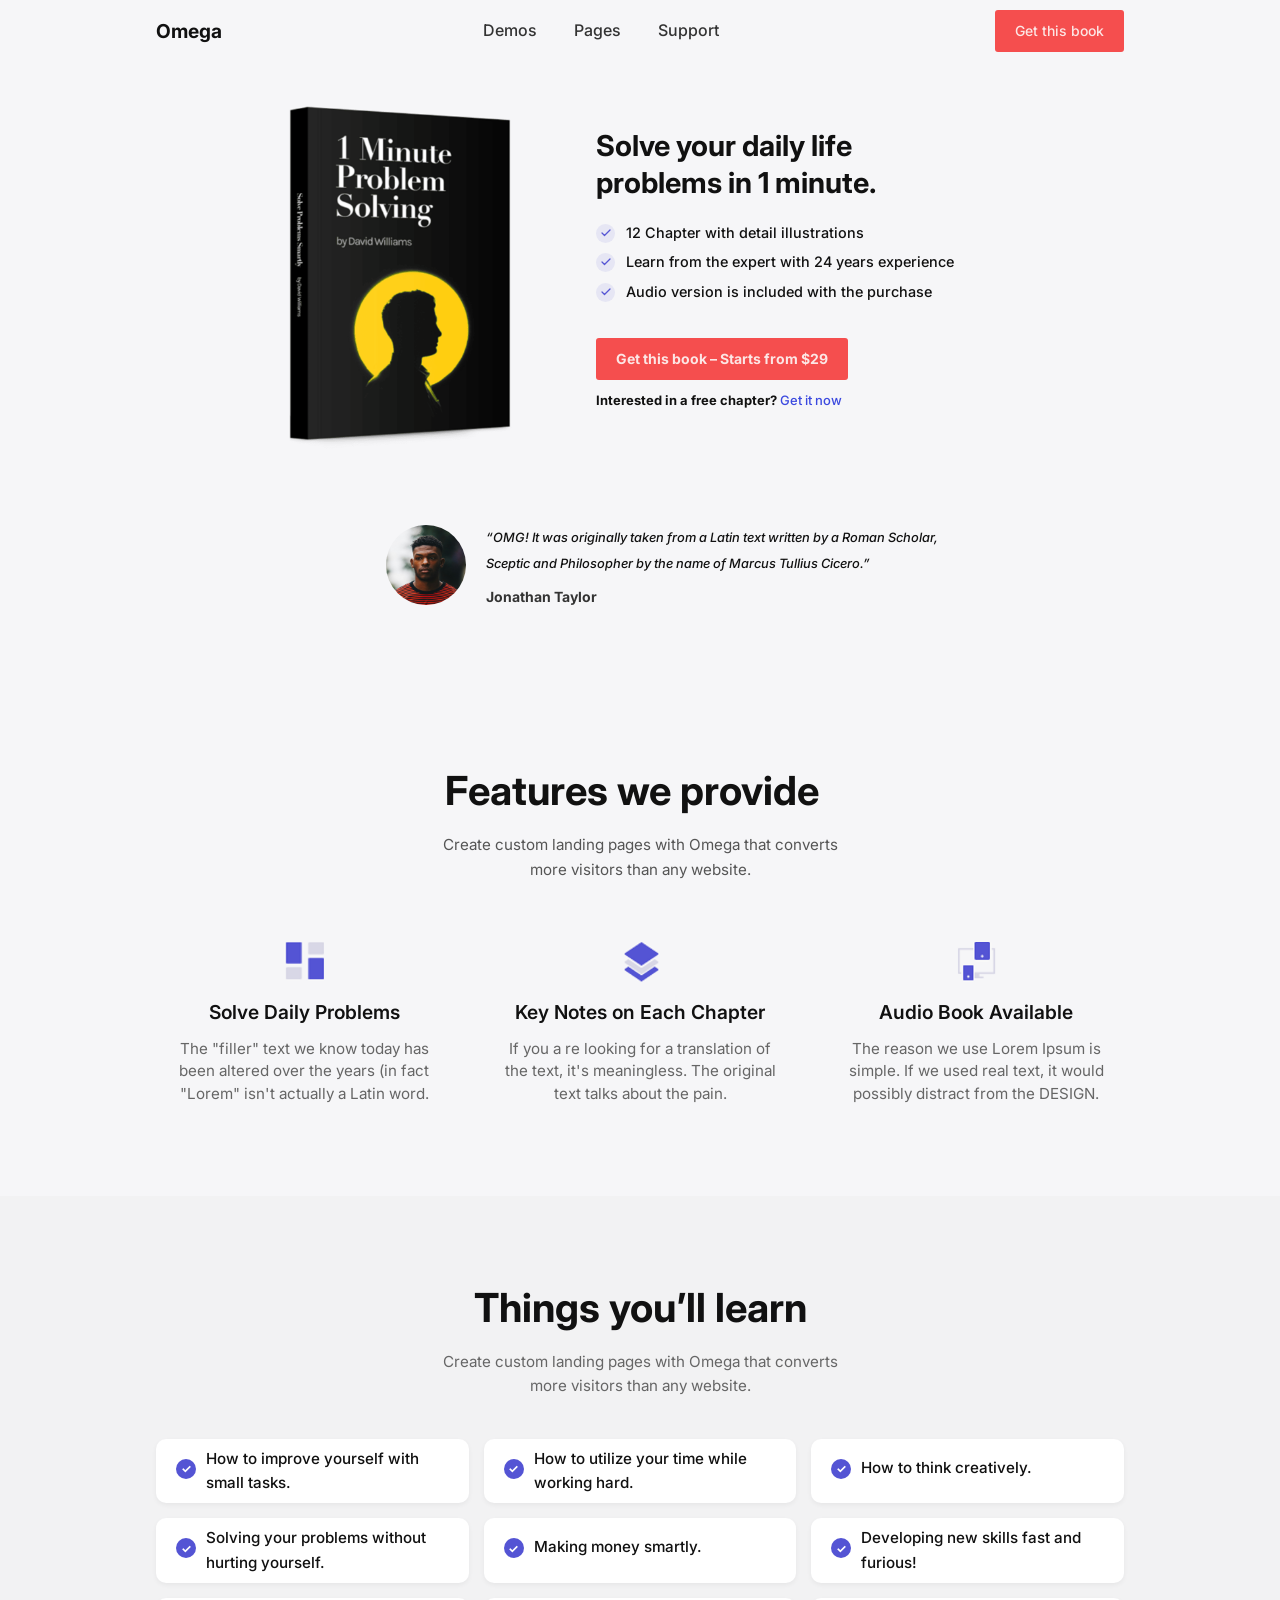
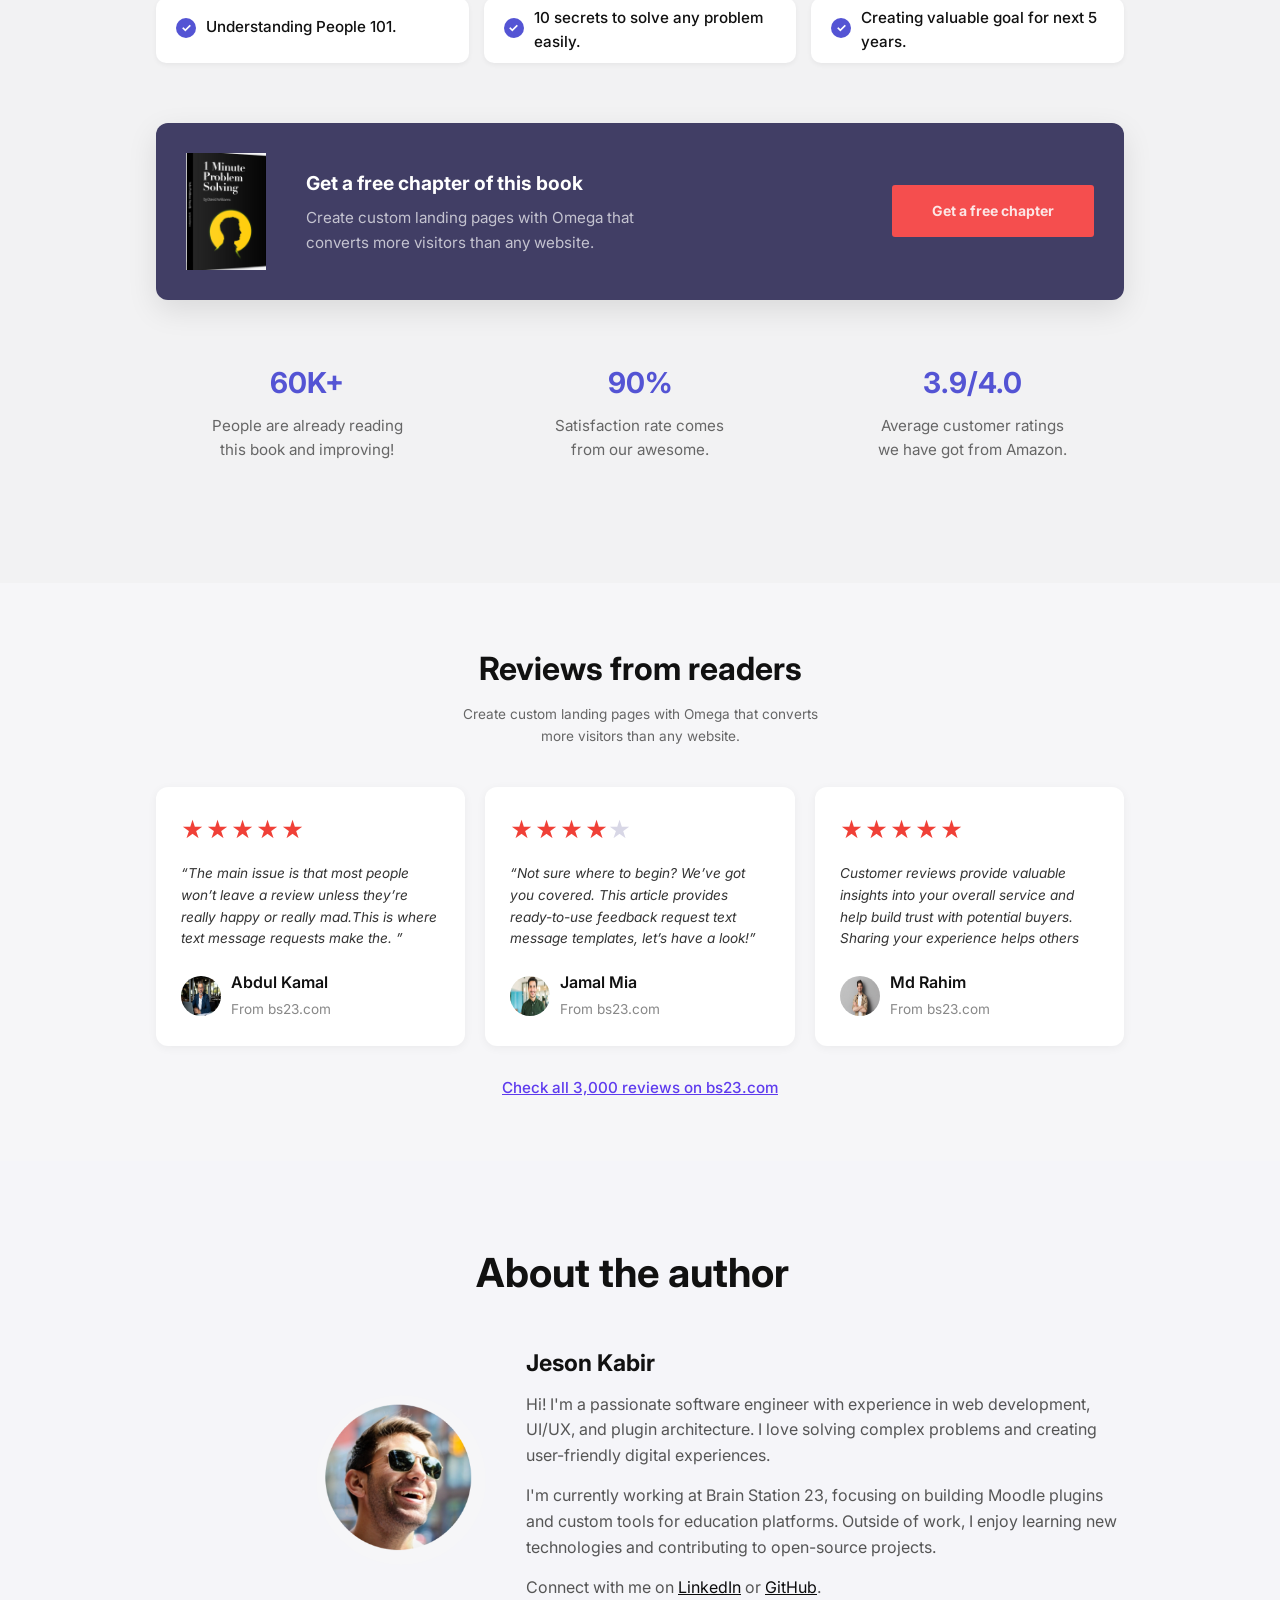
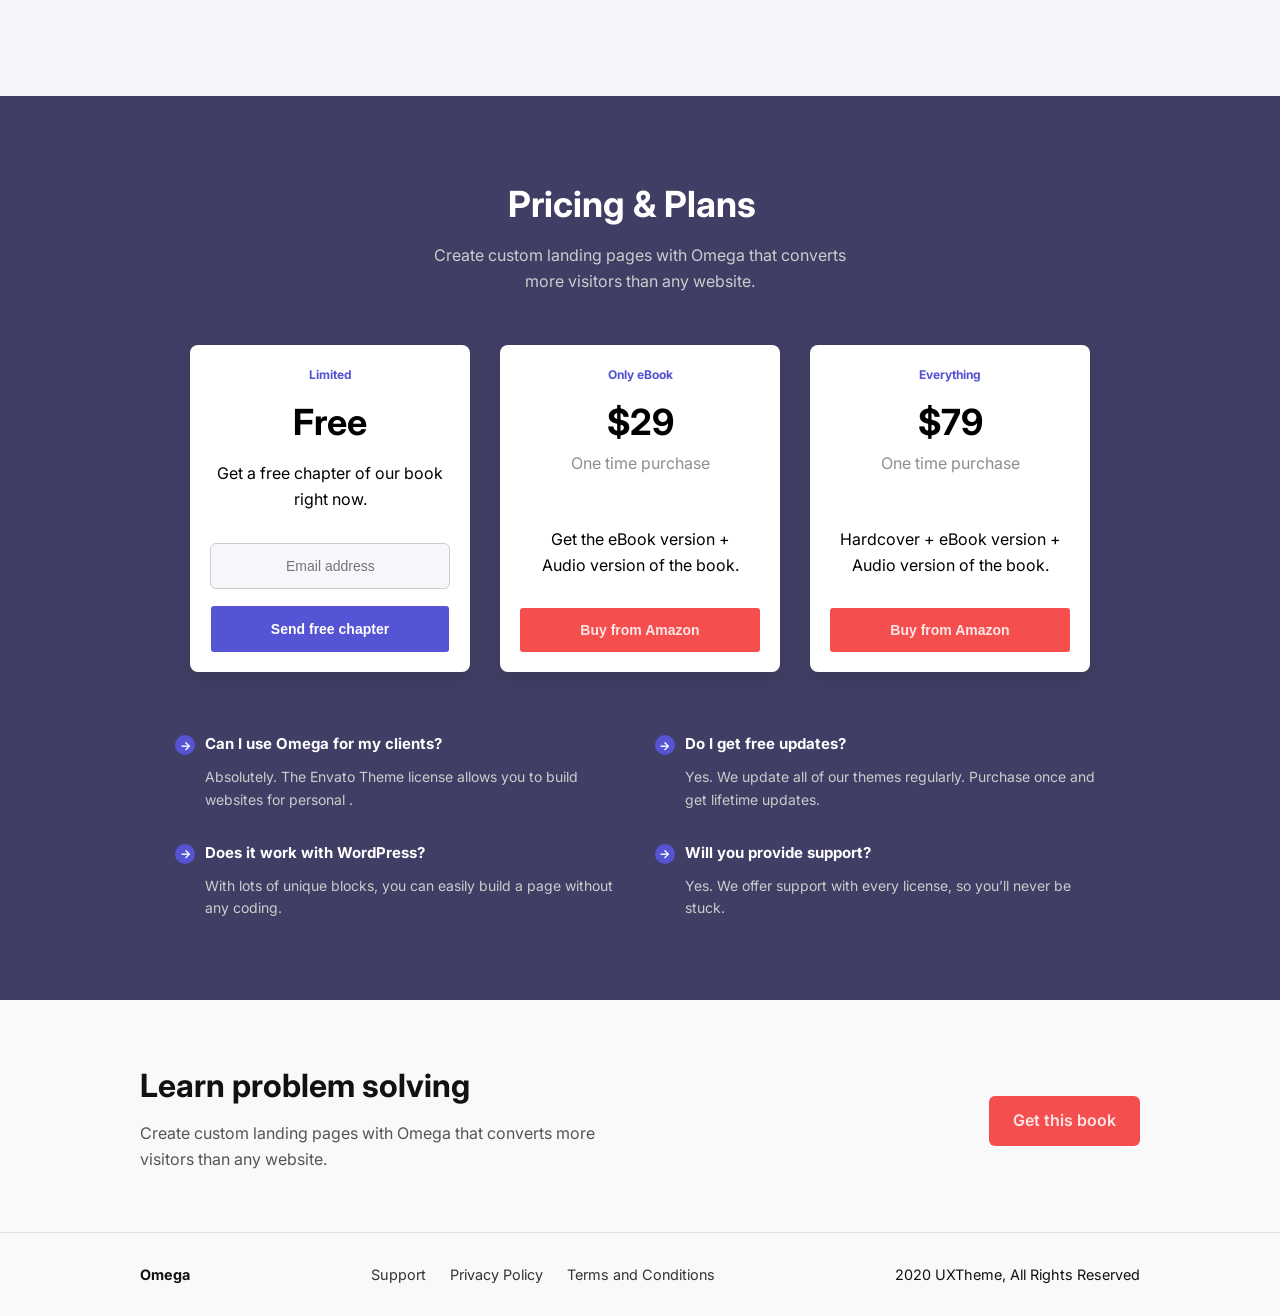
<file: index.html>
<!DOCTYPE html>
<html lang="en">
<head>
  <meta charset="UTF-8" />
  <meta name="viewport" content="width=device-width, initial-scale=1.0"/>
  <title>Omega Book Landing Page</title>
  <link rel="stylesheet" href="style.css" />
  <link href="https://fonts.googleapis.com/css2?family=Inter:wght@400;500;700&display=swap" rel="stylesheet">
</head>
<body>

  <!-- Header -->
  <header class="header">
    <div class="container header-inner">
      <div class="logo">Omega</div>
  
      <nav class="main-nav">
        <div class="nav-links">
          <a href="#">Demos</a>
          <a href="#">Pages</a>
          <a href="#">Support</a>
        </div>
        <a href="#" class="btn btn-red">Get this book</a>
      </nav>
    </div>
  </header>

  <!-- Hero Section -->
  <section class="hero">
    <div class="container hero-content">
      <div class="hero-image">
        <img src="assets/book2.png" alt="Book Cover">
      </div>
      <div class="hero-text">
        <h1>Solve your daily life<br>problems in 1 minute.</h1>
        <ul class="custom-list">
          <li class="check-circle"> 12 Chapter with detail illustrations</li>
          <li class="check-circle"> Learn from the expert with 24 years experience</li>
          <li class="check-circle"> Audio version is included with the purchase</li>
        </ul>
        <a href="#" class="btn btn-red">Get this book – Starts from $29</a>
        <p class="subtext">Interested in a free chapter? <a href="#">Get it now</a></p>
      </div>
    </div>
  </section>

  <!-- Testimonial -->
  <section class="testimonial">
    <div class="container">
      <div class="testimonial-content">
        <img src="assets/profile1.jpg" alt="Author Photo" class="author-image">
        <div class="text-content">
          <p class="quote">“OMG! It was originally taken from a Latin text written by a Roman Scholar, Sceptic and Philosopher by the name of Marcus Tullius Cicero.”</p>
          <strong class="author-name">Jonathan Taylor</strong>
        </div>
      </div>
    </div>
  </section>

  <hr>

<!-- Features -->
  <section class="features">
    <div class="container">
      <h2 class="section-title">Features we provide</h2>
      <p class="section-subtitle">
        Create custom landing pages with Omega that converts<br>
        more visitors than any website.
      </p>
      <div class="features-grid">
        <div class="feature-item">
          <div class="icon-wrapper">
            <img src="assets/one.png" alt="Solve Daily Problems">
          </div>
          <h3>Solve Daily Problems</h3>
          <p>The "filler" text we know today has been altered over the years (in fact "Lorem" isn't actually a Latin word. </p>
        </div>
        <div class="feature-item">
          <div class="icon-wrapper">
            <img src="assets/two.png" alt="Key Notes on Each Chapter">
          </div>
          <h3>Key Notes on Each Chapter</h3>
          <p>If you a re looking for a translation of the text, it's meaningless. The original text talks about the pain.</p>
        </div>
        <div class="feature-item">
          <div class="icon-wrapper">
            <img src="assets/three.png" alt="Audio Book Available">
          </div>
          <h3>Audio Book Available</h3>
          <p>The reason we use Lorem Ipsum is simple. If we used real text, it would possibly distract from the DESIGN. </p>
        </div>
      </div>
    </div>
  </section>

  <section class="learning-section">
    <div class="container">
      <h2>Things you’ll learn</h2>
      <p>Create custom landing pages with Omega that converts <br>
         more visitors than any website.</p>
  
      <div class="learning-grid">
        <div class="item">How to improve yourself with small tasks.</div>
        <div class="item">How to utilize your time while working hard.</div>
        <div class="item1">How to think creatively.</div>
        <div class="item">Solving your problems without hurting yourself.</div>
        <div class="item1">Making money smartly.</div>
        <div class="item">Developing new skills fast and furious!</div>
        <div class="item1">Understanding People 101.</div>
        <div class="item">10 secrets to solve any problem easily.</div>
        <div class="item">Creating valuable goal for next 5 years.</div>
      </div>
  
      <div class="free-chapter-box">
        <div class="media">
          <img src="assets/book1.png" alt="Book Image" class="book-image">
          <div class="text">
            <h4>Get a free chapter of this book</h4>
            <p>Create custom landing pages with Omega that <br> converts
               more visitors than any website.</p>
          </div>
        </div>
        
        <a href="#" class="btn1 btn-red">Get a free chapter</a>
      </div>
  
      <div class="stats">
        <div><strong>60K+</strong><p>People are already reading this book and improving!</p></div>
        <div><strong>90%</strong><p>Satisfaction rate comes from our awesome.</p></div>
        <div><strong>3.9/4.0</strong><p>Average customer ratings we have got from Amazon.</p></div>
      </div>
    </div>
  </section>

 <!-- Review Section -->
  <section class="reviews-section">
    <div class="container">
      <h2>Reviews from readers</h2>
      <p>Create custom landing pages with Omega that converts<br>
         more visitors than any website.</p>
  
      <div class="review-grid">
        <div class="review-card">
          <div class="stars"></div>
          <p>“The main issue is that most people won’t leave a review unless they’re really happy or really mad.This is where text message requests make the. ”</p>
          <div class="reviewer">
            <img src="assets/kamal.jpeg" alt="Reviewer 1">
            <div>
              <strong>Abdul Kamal</strong>
              <span>From bs23.com</span>
            </div>
          </div>
        </div>
  
        <div class="review-card">
          <div class="stars1"></div>
          <p>“Not sure where to begin? We’ve got you covered. This article provides ready-to-use feedback request text message templates, let’s have a look!”</p>
          <div class="reviewer">
            <img src="assets/jamal.jpeg" alt="Reviewer 2">
            <div>
              <strong>Jamal Mia</strong>
              <span>From bs23.com</span>
            </div>
          </div>
        </div>
  
        <div class="review-card">
          <div class="stars"></div>
          <p>Customer reviews provide valuable insights into your overall service and help build trust with potential buyers. Sharing your experience helps others</p>
          <div class="reviewer">
            <img src="assets/rahim.jpeg" alt="Reviewer 3">
            <div>
              <strong>Md Rahim</strong>
              <span>From bs23.com</span>
            </div>
          </div>
        </div>
      </div>
  
      <a href="#" class="review-link">Check all 3,000 reviews on bs23.com</a>
    </div>
  </section>


  <section class="author">
    <div class="container">
      <h2 class="section-title">About the author</h2>
      <div class="author-content">
        <img src="assets/prf.png" alt="Joseph Williams" class="author-image1">
        <div class="author-text">
          <h3>Jeson Kabir</h3>
          <p>Hi! I'm a passionate software engineer with experience in web development, UI/UX, and plugin architecture. I love solving complex problems and creating user-friendly digital experiences.</p>
          <p>I'm currently working at Brain Station 23, focusing on building Moodle plugins and custom tools for education platforms. Outside of work, I enjoy learning new technologies and contributing to open-source projects.</p>
          <p>Connect with me on <a href="#">LinkedIn</a> or <a href="#">GitHub</a>.</p>
        </div>
      </div>
    </div>
  </section>


  <section class="pricing">
    <div class="container">
      <h2 class="section-title">Pricing & Plans</h2>
      <p class="section-subtitle">
        Create custom landing pages with Omega that converts<br>
        more visitors than any website.
      </p>
  
      <div class="pricing-cards">
  
        <div class="pricing-card">
          <h4 class="plan-label">Limited</h4>
          <h3 class="price">Free</h3>
          <p>Get a free chapter of our book right now.</p>
          <input type="email" placeholder="Email address" class="email-input">
          <button class="btn2 btn-purple">Send free chapter</button>
        </div>
  
      
        <div class="pricing-card">
          <h4 class="plan-label">Only eBook</h4>
          <h3 class="price2">$29</h3>
          <p class="section-subtitle1">One time purchase<br></p>
          <p>Get the eBook version +<br>Audio version of the book.</p>
          <button class="btn3 btn-red">Buy from Amazon</button>
        </div>
  
        
        <div class="pricing-card">
          <h4 class="plan-label">Everything</h4>
          <h3 class="price2">$79</h3>
          <p class="section-subtitle1">One time purchase<br></p>
          <p>Hardcover + eBook version +<br>Audio version of the book.</p>
          <button class="btn3 btn-red">Buy from Amazon</button>
        </div>
      </div>
  
      <div class="faq-grid">
        <div class="faq-item">
          <h4>Can I use Omega for my clients?</h4>
          <p>Absolutely. The Envato Theme license allows you to build websites for personal .</p>
        </div>
        <div class="faq-item">
          <h4>Do I get free updates?</h4>
          <p>Yes. We update all of our themes regularly. Purchase once and get lifetime updates.</p>
        </div>
        <div class="faq-item">
          <h4>Does it work with WordPress?</h4>
          <p>With lots of unique blocks, you can easily build a page without any coding. </p>
        </div>
        <div class="faq-item">
          <h4>Will you provide support?</h4>
          <p>Yes. We offer support with every license, so you’ll never be stuck.</p>
        </div>
      </div>
    </div>
  </section>

  <section class="cta-section">
    <div class="cta-container">
      <div class="cta-text">
        <h2>Learn problem solving</h2>
        <p>Create custom landing pages with Omega that converts more <br> visitors than any website.</p>
      </div>
      <a href="#" class="cta-button">Get this book</a>
    </div>
  </section>
  
  <footer class="footer">
    <div class="footer-container">
      <div class="footer-left">
        <strong>Omega</strong>
      </div>
      <div class="footer-links">
        <a href="#">Support</a>
        <a href="#">Privacy Policy</a>
        <a href="#">Terms and Conditions</a>
      </div>
      <div class="footer-right">
         2020 UXTheme, All Rights Reserved
      </div>
    </div>
  </footer>
  

</body>
</html>
</file>
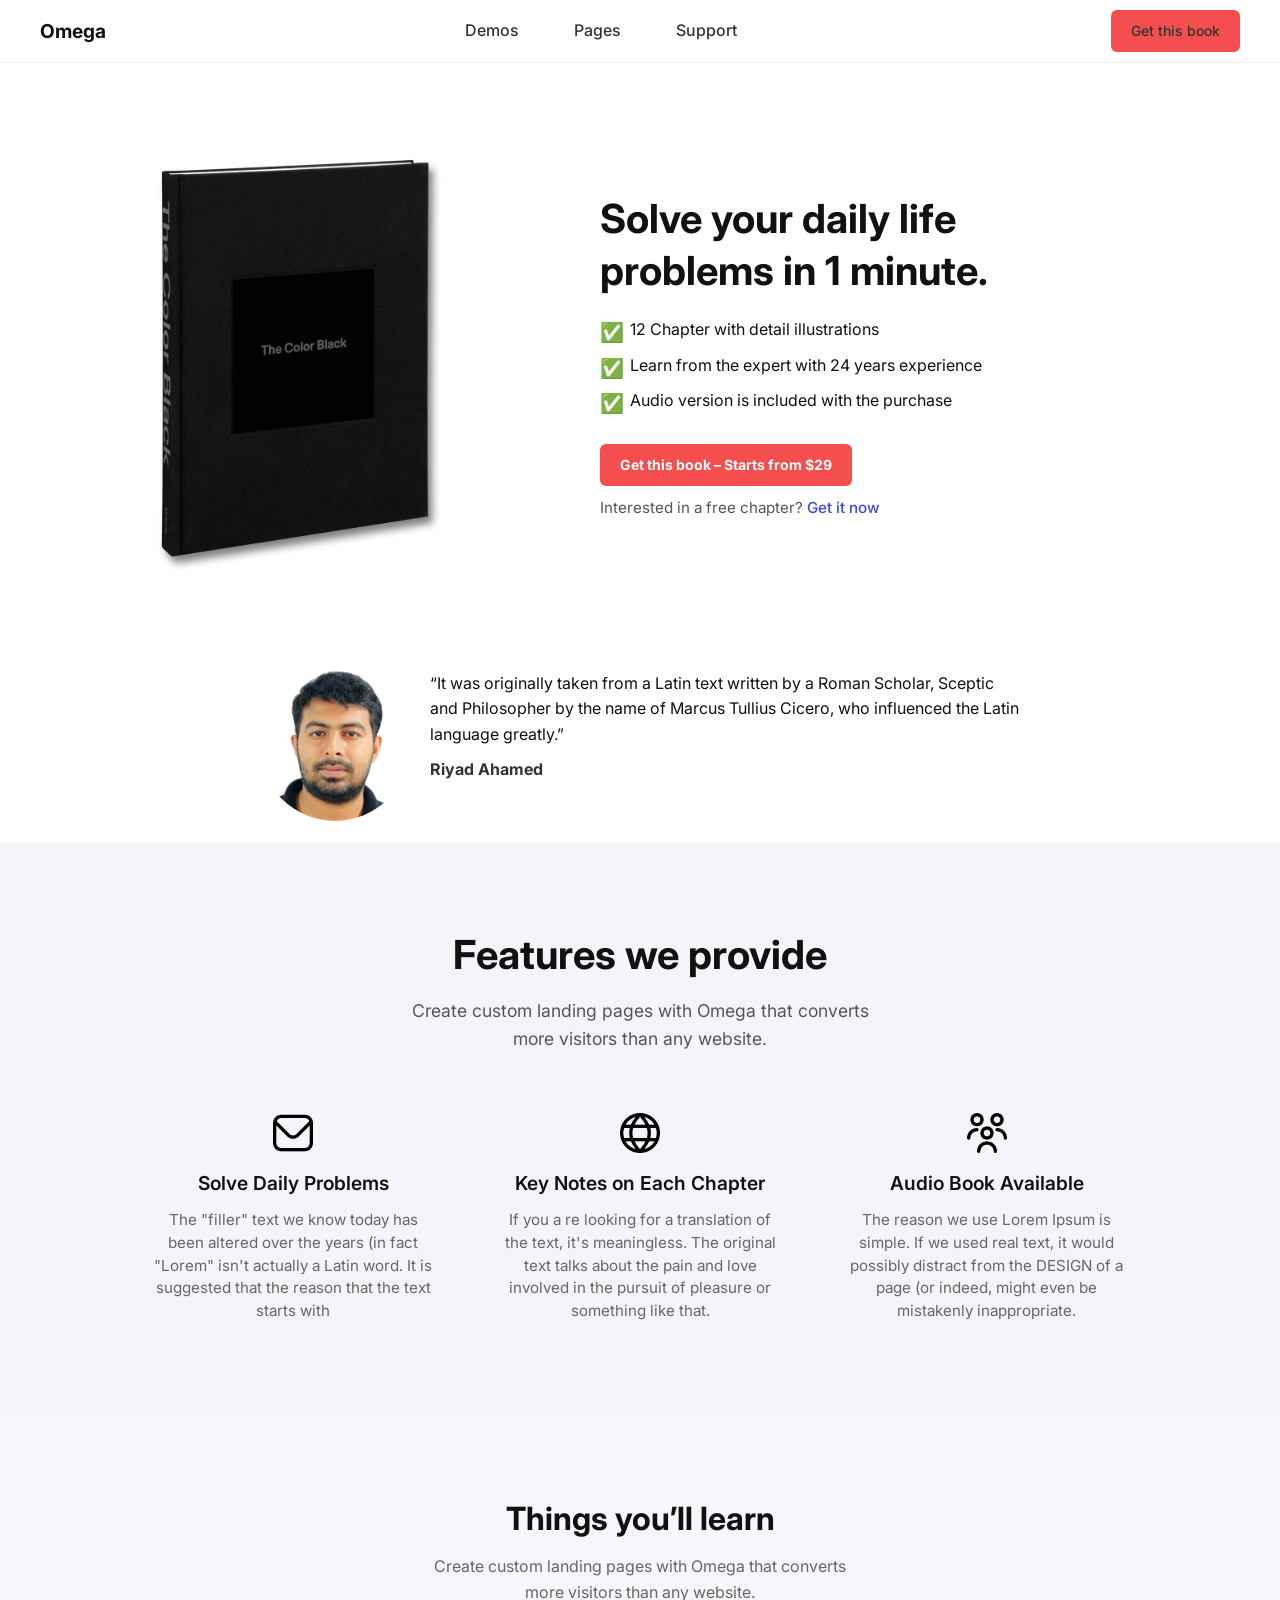
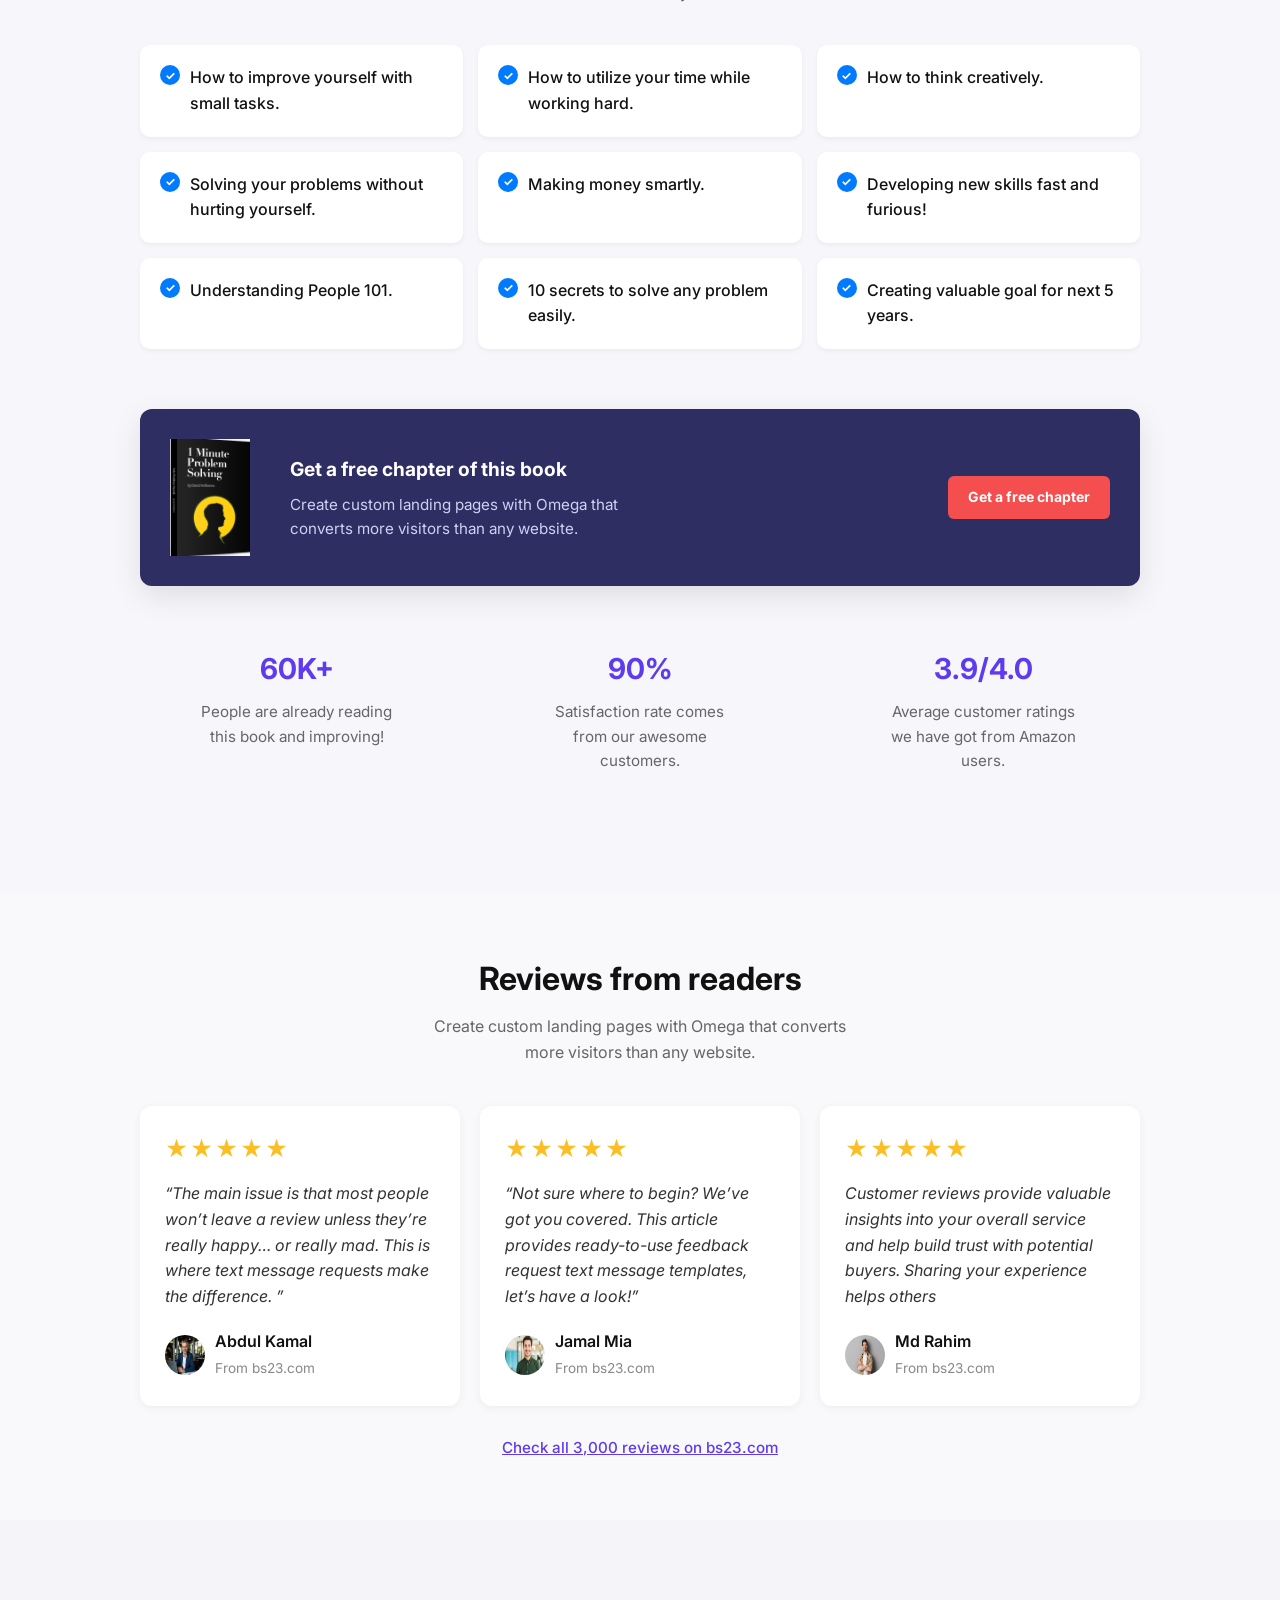
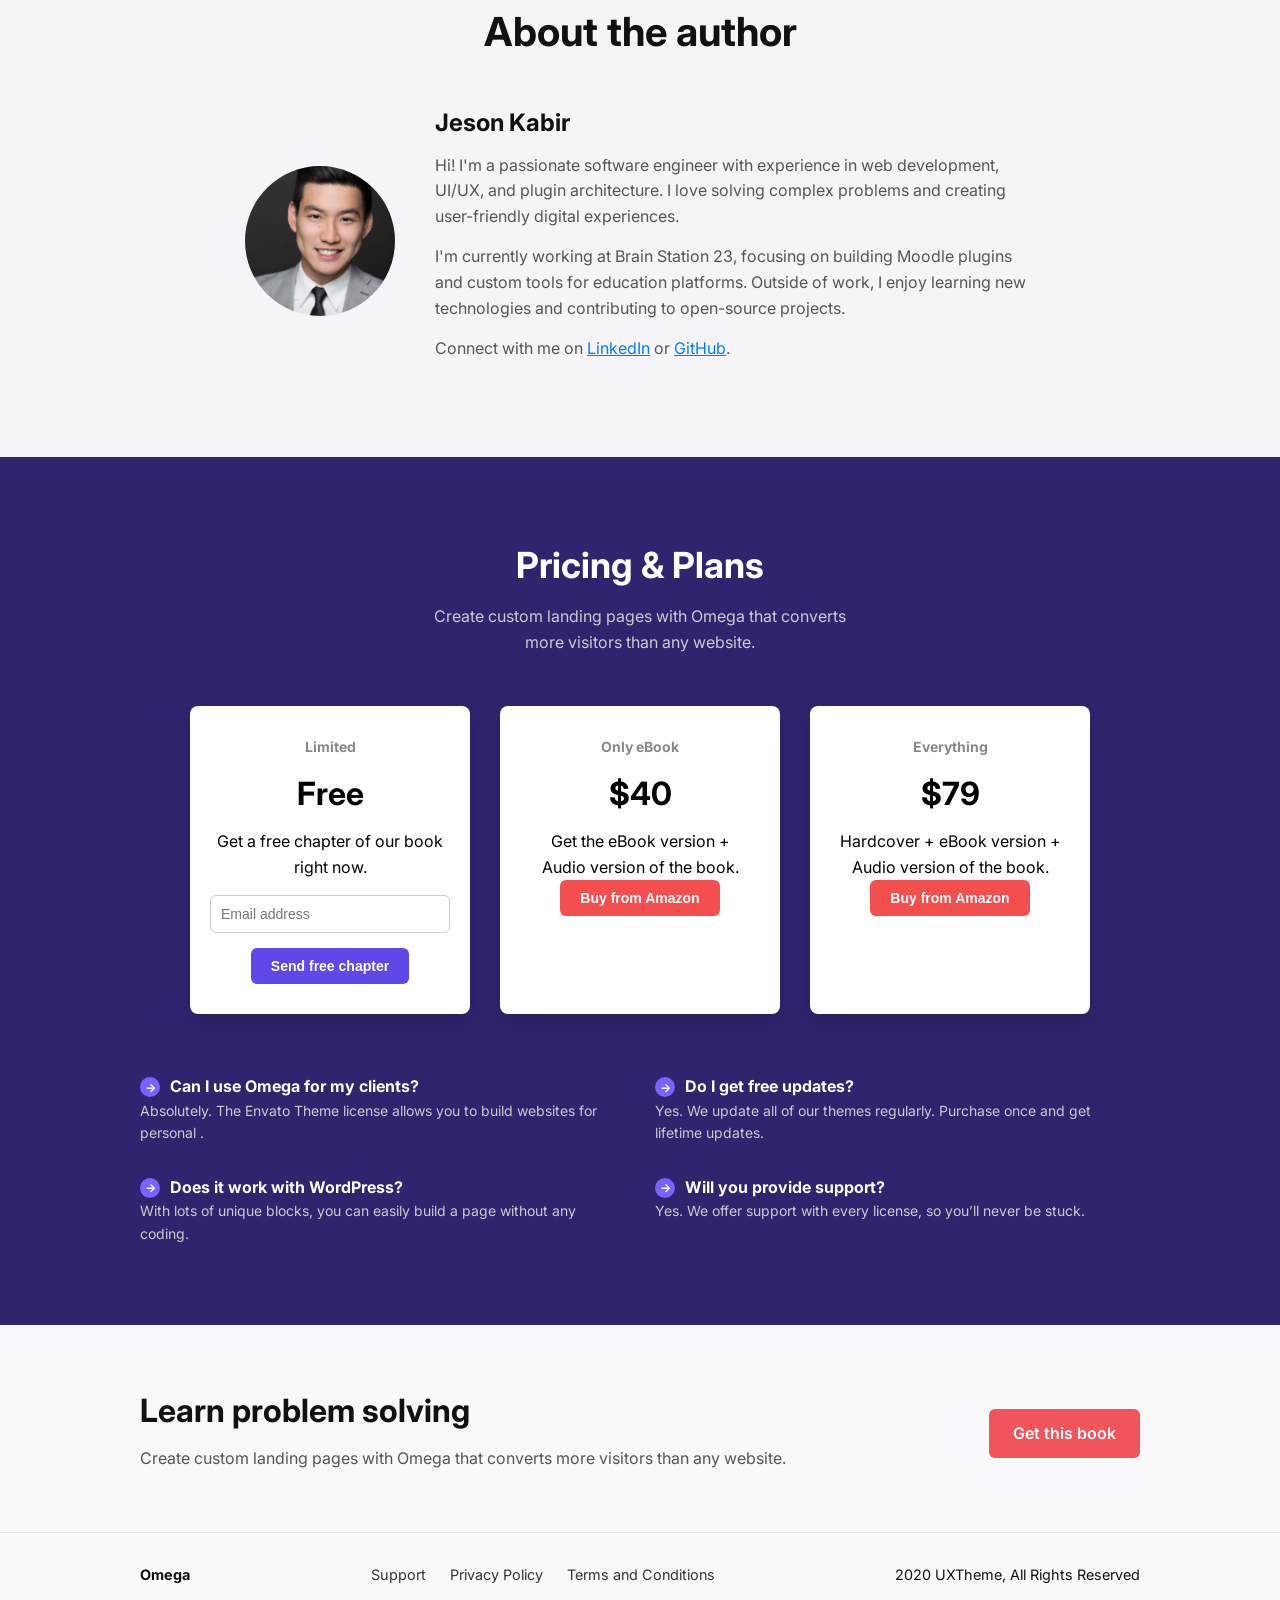
<file: Project_HTML_CSS/index.html>
<!DOCTYPE html>
<html lang="en">
<head>
  <meta charset="UTF-8" />
  <meta name="viewport" content="width=device-width, initial-scale=1.0"/>
  <title>Omega Book Landing Page</title>
  <link rel="stylesheet" href="style.css" />
  <link href="https://fonts.googleapis.com/css2?family=Inter:wght@400;500;700&display=swap" rel="stylesheet">
</head>
<body>

  <!-- Header -->
  <header class="header">
    <div class="container header-inner">
      <div class="logo">Omega</div>
  
      <nav class="main-nav">
        <div class="nav-links">
          <a href="#">Demos</a>
          <a href="#">Pages</a>
          <a href="#">Support</a>
        </div>
        <a href="#" class="btn btn-red">Get this book</a>
      </nav>
    </div>
  </header>

  <!-- Hero Section -->
  <section class="hero">
    <div class="container hero-content">
      <div class="hero-image">
        <img src="assets/book.webp" alt="Book Cover">
      </div>
      <div class="hero-text">
        <h1>Solve your daily life<br>problems in 1 minute.</h1>
        <ul class="custom-list">
          <li> 12 Chapter with detail illustrations</li>
          <li> Learn from the expert with 24 years experience</li>
          <li> Audio version is included with the purchase</li>
        </ul>
        <a href="#" class="btn btn-red">Get this book – Starts from $29</a>
        <p class="subtext">Interested in a free chapter? <a href="#">Get it now</a></p>
      </div>
    </div>
  </section>

  <!-- Testimonial -->
  <section class="testimonial">
    <div class="container">
      <div class="testimonial-content">
        <img src="assets/profile.png" alt="Author Photo" class="author-image">
        <div class="text-content">
          <p class="quote">“It was originally taken from a Latin text written by a Roman Scholar, Sceptic and Philosopher by the name of Marcus Tullius Cicero, who influenced the Latin language greatly.”</p>
          <strong class="author-name">Riyad Ahamed</strong>
        </div>
      </div>
    </div>
  </section>

<!-- Features -->
  <section class="features">
    <div class="container">
      <h2 class="section-title">Features we provide</h2>
      <p class="section-subtitle">
        Create custom landing pages with Omega that converts<br>
        more visitors than any website.
      </p>
      <div class="features-grid">
        <div class="feature-item">
          <div class="icon-wrapper">
            <img src="assets/envelope.png" alt="Solve Daily Problems">
          </div>
          <h3>Solve Daily Problems</h3>
          <p>The "filler" text we know today has been altered over the years (in fact "Lorem" isn't actually a Latin word. It is suggested that the reason that the text starts with </p>
        </div>
        <div class="feature-item">
          <div class="icon-wrapper">
            <img src="assets/globe.png" alt="Key Notes on Each Chapter">
          </div>
          <h3>Key Notes on Each Chapter</h3>
          <p>If you a re looking for a translation of the text, it's meaningless. The original text talks about the pain and love involved in the pursuit of pleasure or something like that.</p>
        </div>
        <div class="feature-item">
          <div class="icon-wrapper">
            <img src="assets/users.png" alt="Audio Book Available">
          </div>
          <h3>Audio Book Available</h3>
          <p>The reason we use Lorem Ipsum is simple. If we used real text, it would possibly distract from the DESIGN of a page (or indeed, might even be mistakenly inappropriate. </p>
        </div>
      </div>
    </div>
  </section>

  <section class="learning-section">
    <div class="container">
      <h2>Things you’ll learn</h2>
      <p>Create custom landing pages with Omega that converts <br>
         more visitors than any website.</p>
  
      <div class="learning-grid">
        <div class="item">How to improve yourself with small tasks.</div>
        <div class="item">How to utilize your time while working hard.</div>
        <div class="item">How to think creatively.</div>
        <div class="item">Solving your problems without hurting yourself.</div>
        <div class="item">Making money smartly.</div>
        <div class="item">Developing new skills fast and furious!</div>
        <div class="item">Understanding People 101.</div>
        <div class="item">10 secrets to solve any problem easily.</div>
        <div class="item">Creating valuable goal for next 5 years.</div>
      </div>
  
      <div class="free-chapter-box">
        <div class="media">
          <img src="assets/book1.png" alt="Book Image" class="book-image">
          <div class="text">
            <h4>Get a free chapter of this book</h4>
            <p>Create custom landing pages with Omega that <br> converts
               more visitors than any website.</p>
          </div>
        </div>
        
        <a href="#" class="btn btn-red">Get a free chapter</a>
      </div>
  
      <div class="stats">
        <div><strong>60K+</strong><p>People are already reading this book and improving!</p></div>
        <div><strong>90%</strong><p>Satisfaction rate comes from our awesome customers.</p></div>
        <div><strong>3.9/4.0</strong><p>Average customer ratings we have got from Amazon users.</p></div>
      </div>
    </div>
  </section>

 <!-- Review Section -->
  <section class="reviews-section">
    <div class="container">
      <h2>Reviews from readers</h2>
      <p>Create custom landing pages with Omega that converts<br>
         more visitors than any website.</p>
  
      <div class="review-grid">
        <div class="review-card">
          <div class="stars"></div>
          <p>“The main issue is that most people won’t leave a review unless they’re really happy… or really mad. This is where text message requests make the difference. ”</p>
          <div class="reviewer">
            <img src="assets/kamal.jpeg" alt="Reviewer 1">
            <div>
              <strong>Abdul Kamal</strong>
              <span>From bs23.com</span>
            </div>
          </div>
        </div>
  
        <div class="review-card">
          <div class="stars"></div>
          <p>“Not sure where to begin? We’ve got you covered. This article provides ready-to-use feedback request text message templates, let’s have a look!”</p>
          <div class="reviewer">
            <img src="assets/jamal.jpeg" alt="Reviewer 2">
            <div>
              <strong>Jamal Mia</strong>
              <span>From bs23.com</span>
            </div>
          </div>
        </div>
  
        <div class="review-card">
          <div class="stars"></div>
          <p>Customer reviews provide valuable insights into your overall service and help build trust with potential buyers. Sharing your experience helps others</p>
          <div class="reviewer">
            <img src="assets/rahim.jpeg" alt="Reviewer 3">
            <div>
              <strong>Md Rahim</strong>
              <span>From bs23.com</span>
            </div>
          </div>
        </div>
      </div>
  
      <a href="#" class="review-link">Check all 3,000 reviews on bs23.com</a>
    </div>
  </section>


  <section class="author">
    <div class="container">
      <h2 class="section-title">About the author</h2>
      <div class="author-content">
        <img src="assets/profile.jpg" alt="Joseph Williams" class="author-image">
        <div class="author-text">
          <h3>Jeson Kabir</h3>
          <p>Hi! I'm a passionate software engineer with experience in web development, UI/UX, and plugin architecture. I love solving complex problems and creating user-friendly digital experiences.</p>
          <p>I'm currently working at Brain Station 23, focusing on building Moodle plugins and custom tools for education platforms. Outside of work, I enjoy learning new technologies and contributing to open-source projects.</p>
          <p>Connect with me on <a href="#">LinkedIn</a> or <a href="#">GitHub</a>.</p>
        </div>
      </div>
    </div>
  </section>


  <section class="pricing">
    <div class="container">
      <h2 class="section-title">Pricing & Plans</h2>
      <p class="section-subtitle">
        Create custom landing pages with Omega that converts<br>
        more visitors than any website.
      </p>
  
      <div class="pricing-cards">
  
        <div class="pricing-card">
          <h4 class="plan-label">Limited</h4>
          <h3 class="price">Free</h3>
          <p>Get a free chapter of our book right now.</p>
          <input type="email" placeholder="Email address" class="email-input">
          <button class="btn btn-purple">Send free chapter</button>
        </div>
  
      
        <div class="pricing-card">
          <h4 class="plan-label">Only eBook</h4>
          <h3 class="price">$40</h3>
          <p>Get the eBook version +<br>Audio version of the book.</p>
          <button class="btn btn-red">Buy from Amazon</button>
        </div>
  
        
        <div class="pricing-card">
          <h4 class="plan-label">Everything</h4>
          <h3 class="price">$79</h3>
          <p>Hardcover + eBook version +<br>Audio version of the book.</p>
          <button class="btn btn-red">Buy from Amazon</button>
        </div>
      </div>
  
      <div class="faq-grid">
        <div class="faq-item">
          <h4>Can I use Omega for my clients?</h4>
          <p>Absolutely. The Envato Theme license allows you to build websites for personal .</p>
        </div>
        <div class="faq-item">
          <h4>Do I get free updates?</h4>
          <p>Yes. We update all of our themes regularly. Purchase once and get lifetime updates.</p>
        </div>
        <div class="faq-item">
          <h4>Does it work with WordPress?</h4>
          <p>With lots of unique blocks, you can easily build a page without any coding. </p>
        </div>
        <div class="faq-item">
          <h4>Will you provide support?</h4>
          <p>Yes. We offer support with every license, so you’ll never be stuck.</p>
        </div>
      </div>
    </div>
  </section>

  <section class="cta-section">
    <div class="cta-container">
      <div class="cta-text">
        <h2>Learn problem solving</h2>
        <p>Create custom landing pages with Omega that converts more visitors than any website.</p>
      </div>
      <a href="#" class="cta-button">Get this book</a>
    </div>
  </section>
  
  <footer class="footer">
    <div class="footer-container">
      <div class="footer-left">
        <strong>Omega</strong>
      </div>
      <div class="footer-links">
        <a href="#">Support</a>
        <a href="#">Privacy Policy</a>
        <a href="#">Terms and Conditions</a>
      </div>
      <div class="footer-right">
         2020 UXTheme, All Rights Reserved
      </div>
    </div>
  </footer>
  

</body>
</html>
</file>
<file: style.css>
/* General Reset */
* {
    margin: 0;
    padding: 0;
    box-sizing: border-box;
    /* background: #F6F6F8; */
  }
  body {
    font-family: 'Inter', sans-serif;
    color: #111;
    background: #fff;
    line-height: 1.6;
  }
  a {
    text-decoration: none;
    color: inherit;
  }
  img {
    max-width: 100%;
    display: block;
  }
  .container {
    width: 100%;
    max-width: 1000px;
    margin: 0 auto;
    padding: 0 1rem;

  }
  
  /* Header */
  .header {
    padding: 10px 0;
    background: #F6F6F8;
    /* border-bottom: 1px solid #eee; */
  }
  .header-inner {
    display: flex;
    align-items: center;
    justify-content: space-between;
  }
  .logo {
    font-weight: bold;
    font-size: 1.2rem;
  }
  .header .container {
    display: flex;
    justify-content: space-between;
    align-items: center;
  }
  /* .header .logo {
    font-weight: 700;
    font-size: 1.2rem;
  } */
  .header nav a {
    margin-left: 20px;
    color: #333;
    font-weight: 500;
  }
  .main-nav {
    display: flex;
    align-items: center;
    flex: 1;
    justify-content: space-between;
  }
  
  .nav-links {
    display: flex;
    justify-content: center;
    flex: 1;
    gap: 2px;
  }
  .nav-links a {
    color: #333;
    text-decoration: none;
    margin: 0 15px;
    transition: color 0.3s ease;
  }
  
  .nav-links a:hover {
    color: #5e3bee; /* or any hover color you prefer */
  }
  
  .btn {
    padding: 10px 20px;
    border-radius: 6px;
    font-weight: 500;
  }
  .btn-red {
    background-color: #F0534C;
    color: #fff;
    /* width: 100%; */
  }

  @media (max-width: 542px) {
  .header-inner {
    flex-direction: column;
    align-items: flex-start;
  }

  .logo {
    font-size: 1rem;
    margin-bottom: 10px;
  }

  .main-nav {
    width: 100%;
    flex-direction: column;
    align-items: flex-start;
  }

  .nav-links {
    flex-direction: column;
    gap: 10px;
    width: 100%;
    align-items: flex-start;
  }

  .nav-links a {
    margin: 0;
  }

  .btn-red {
    margin-top: 10px;
    width: 100%; /* Ensure the button takes full width */
    text-align: center;
  }
    .header nav a {
    margin-left: 0;
    padding: 10px 0;
    font-size: 1rem;
  }
}

/* Responsive for small screens (mobile) */
@media (max-width: 300px) {
  .logo {
    font-size: 0.9rem;
  }

  .main-nav {
    width: 100%;
    flex-direction: column;
    align-items: flex-start;
  }

  .nav-links {
    flex-direction: column;
    gap: 5px;
    width: 100%;
  }

  .btn-red {
    width: 100%;
    text-align: center;
    margin-top: 10px;
  }
}
  
  /* Hero Section */
  .hero {
    padding: 10px 0;
    background: #F6F6F8;
  }
  .hero-content {
    display: flex;
    flex-wrap: wrap;
    align-items: center;
    gap: 8px;
  }
 .custom-list {
  list-style: none;
  padding-left: 0;
  margin: 0;
}

.custom-list li.check-circle {
  position: relative;
  padding-left: 30px;
  margin-bottom: 8px;
  font-size: .9rem;
  line-height: 1.5;
  font-weight: 500;
}

.custom-list li.check-circle::before {
  content: "";
  position: absolute;
  top: 2px;
  left: 0;
  width: 19px;
  height: 19px;
  border-radius: 50%;
  background-color: #E6E6F4; /* circle background */

  /* Create the checkmark using a pseudo child */
}

.custom-list li.check-circle::after {
  content: "";
  position: absolute;
  top: 2px;
  left: 0;
  width: 20px;
  height: 18px;
  display: flex;
  align-items: center;
  justify-content: center;

  background-color: #5656D4; /* checkmark color */
  mask: url('data:image/svg+xml;utf8,<svg fill="none" stroke="white" stroke-width="2.5" viewBox="0 0 24 24" xmlns="http://www.w3.org/2000/svg"><polyline points="20 6 9 17 4 12" stroke-linecap="round" stroke-linejoin="round"/></svg>') no-repeat center;
  -webkit-mask: url('data:image/svg+xml;utf8,<svg fill="none" stroke="white" stroke-width="2.5" viewBox="0 0 24 24" xmlns="http://www.w3.org/2000/svg"><polyline points="20 6 9 17 4 12" stroke-linecap="round" stroke-linejoin="round"/></svg>') no-repeat center;
  mask-size: 12px;
  -webkit-mask-size: 12px;
  pointer-events: none;
}
  .hero-image {
    flex: 1 1 40%;
  }
  .hero-text {
    flex: 1 1 50%;
    padding-bottom: 20px;
  }
  .hero-text h1 {
    font-size: 1.8rem;
    margin-bottom: 20px;
    line-height: 1.3;
  }
  .hero-text ul {
    list-style: none;
    margin-bottom: 30px;
  }
  .hero-text ul li {
    margin-bottom: 10px;
    font-size: .9rem;
  }
  .hero-text .btn {
    margin-top: 5px;
    display: inline-block;
  }
  .subtext {
    margin-top: 10px;
    font-size: 0.81rem;
    /* color: #555; */
    font-weight: bold;
  }
  .subtext a {
    color: #3b49df;
    font-weight: 500;
  }

  @media (max-width: 768px) {
  .hero-content {
    gap: 20px;
    text-align: center;
    flex-direction: column; /* Stack content vertically */
  }

  .hero-image {
    flex: 1 1 100%; /* Full width for the image on smaller screens */
    margin-bottom: 20px; /* Add spacing below the image */
  }

  .hero-text {
    flex: 1 1 100%; /* Take full width for the text */
  }

  .hero-text h1 {
    font-size: 2rem; /* Adjust font size for medium screens */
  }

  .hero-text ul li {
    font-size: 1rem; /* Adjust font size */
  }

  .subtext {
    font-size: 0.9rem; /* Adjust font size */
  }
}

/* For small screens (phones) */
@media (max-width: 480px) {
  .hero-content {
    gap: 15px;
    flex-direction: column;
  }

  .hero-image {
    flex: 1 1 100%;
    margin-bottom: 20px;
  }

  .hero-text {
    flex: 1 1 100%;
    padding: 0 10px; /* Add padding for better spacing */
  }

  .hero-text h1 {
    font-size: 1.5rem; /* Smaller font size for mobile */
  }

  .hero-text ul li {
    font-size: 0.85rem; /* Smaller font size for mobile */
  }

  .subtext {
    font-size: 0.9rem; /* Adjust font size */
  }
}
  
  /* Testimonial Section */
  .testimonial .container {
    max-width: 800px;
    margin: 0 auto;
    padding: 30px;
    padding-left: 85px;
  }

  .testimonial{
    background-color: #F6F6F8;
  }
  
  .testimonial-content {
    display: flex;
    align-items: flex-start;
    padding-left: 61px;
    gap: 20px;
    flex-wrap: wrap;
  }
  
  .author-image {
    width: 80px;
    height: 80px;
    border-radius: 50%;
    object-fit: cover;
    flex-shrink: 0;
  }
  
  .text-content {
    flex: 1;
    min-width: 200px;
  }
  .quote {
    font-size: .8rem;
    font-style: italic;
    font-weight: 500;
    padding-right: 60px;
    margin: 0px 0 10px;
    line-height: 2;
  }
  
  .author-name {
    display: block;
    font-weight: bold;
    font-size: 14px;
    color: #333;
    margin-bottom : 40px;
  }

 @media (max-width: 600px) {
  .testimonial-content {
    flex-direction: column;
    align-items: center;
    padding-left: 0;
    text-align: center;
  }

  .author-image {
    width: 70px;
    height: 70px;
    margin-bottom: 20px;
  }

  .text-content {
    padding: 0 10px;
  }

  .quote {
    font-size: 0.95rem;
    padding-right: 0;
    line-height: 1.6;
  }

  .author-name {
    margin-bottom: 20px;
  }
}

@media (max-width: 300px) {
  .testimonial .container {
    padding: 15px 10px;
  }

  .testimonial-content {
    padding: 0;
    flex-direction: column;
    align-items: center;
    text-align: center;
  }

  .author-image {
    width: 60px;
    height: 60px;
    margin-bottom: 15px;
  }

  .text-content {
    padding: 0 5px;
  }

  .quote {
    font-size: 0.85rem;
    padding-right: 0;
    line-height: 1.4;
  }

  .author-name {
    font-size: 0.9rem;
    margin-bottom: 15px;
  }
}

/* features  */
hr {
  border: none;
  height: .67px;
  background-color: #e9e1e1; /* light gray line */
  margin: 0 0;
}

.features {
  background-color: #f6f6f8;
  padding: 80px 20px;
  text-align: center;
}

.features .container {
  max-width: 1000px;
  margin: 0 auto;
}

.section-title {
  font-size: 2.5rem;
  font-weight: 700;
  margin-bottom: 10px;
  margin-right: 16px;
}

.section-subtitle {
  font-size: .95rem;
  color: #555;
  margin-bottom: 50px;
}

.features-grid {
  display: flex;
  justify-content: space-between;
  gap: 40px;
  flex-wrap: wrap;
}

.feature-item {
  flex: 1 1 280px;
  background-color: transparent;
  padding: 10px;
}

/* .feature-item img {
  width: 40px;
  height: 40px;
  margin-bottom: 20px;
} */

.feature-item h3 {
  font-size: 1.2rem;
  font-weight: 600;
  margin-bottom: 10px;
}

.feature-item p {
  font-size: 0.95rem;
  color: #666;
  line-height: 1.5;
}

.icon-wrapper {
  display: flex;
  justify-content: center;
  align-items: center;
  margin-bottom: 15px;
}
.icon-wrapper img {
  width: 40px;
  height: 40px;
}


@media (max-width: 480px) {
  .features {
    padding: 50px 15px;
  }

  .section-title {
    font-size: 1.8rem;
    margin-right: 0;
  }

  .section-subtitle {
    font-size: 0.9rem;
    margin-bottom: 30px;
  }

  .features-grid {
    flex-direction: column;
    gap: 30px;
  }

  .feature-item {
    text-align: center;
    padding: 10px 0;
  }

  .feature-item h3 {
    font-size: 1.1rem;
  }

  .feature-item p {
    font-size: 0.9rem;
  }
}

/* learning section */

.improvement-list {
  background-color: #fff;
  padding: 80px 20px;
  text-align: center;
}

.learning-section {
  padding: 80px 0;
  background-color: #F2F2F3;
  text-align: center;
  font-family: 'Inter', sans-serif;
}

.learning-section .container {
  max-width: 1000px;
  margin: 0 auto;
}

.learning-section h2 {
  font-size: 2.5rem;
  margin-bottom: 10px;
  font-weight: 700;
}

.learning-section p {
  font-size: .95rem;
  color: #666;
  margin-bottom: 40px;
}

.learning-grid {
  display: grid;
  grid-template-columns: repeat(auto-fit, minmax(280px, 1fr));
  gap: 15px;
  margin-bottom: 60px;
}

.learning-grid .item {
  background: #ffffff;
  border-radius: 10px;
  padding: 8px 20px 8px 50px; /* space for the mark */
  text-align: left;
  box-shadow: 0 2px 5px rgba(0, 0, 0, 0.05);
  font-weight: 510;
  font-size: .95rem;
  position: relative;
}

.learning-grid .item1 {
  background: #ffffff;
  border-radius: 10px;
  padding: 17px 20px 8px 50px; /* space for the mark */
  text-align: left;
  box-shadow: 0 2px 5px rgba(0, 0, 0, 0.05);
  font-weight: 510;
  font-size: .95rem;
  position: relative;
}


.learning-grid .item1::before {
  content: "✓";
  position: absolute;
  top: 20px;
  left: 20px;
  width: 20px;
  height: 20px;
  background-color: #5454D4;
  color: #fff;
  font-size: 12px;
  font-weight: bold;
  border-radius: 50%;
  display: flex;
  align-items: center;
  justify-content: center;
}



.learning-grid .item::before {
  content: "✓";
  position: absolute;
  top: 20px;
  left: 20px;
  width: 20px;
  height: 20px;
  background-color: #5454D4;
  color: #fff;
  font-size: 12px;
  font-weight: bold;
  border-radius: 50%;
  display: flex;
  align-items: center;
  justify-content: center;
}

.free-chapter-box {
  background-color: #413E65;
  color: #fff;
  padding: 30px;
  border-radius: 12px;
  display: flex;
  flex-wrap: wrap;
  align-items: center;
  justify-content: space-between;
  margin-bottom: 60px;
  box-shadow: 0 10px 30px rgba(0, 0, 0, 0.1);
}
.book-image {
  display: block;
  width: 80px;
  height: auto;
  margin: 0;
  padding: 0;
  border: none;
}
.free-chapter-box img {
  margin: 0;
  padding: 0;
}

.media {
  display: flex;
  align-items: center;
  gap: 40px; 
}

.free-chapter-box .text h4 {
  text-align: left;
  margin: 0 0 8px;
  font-size: 1.2rem;
}

.free-chapter-box .text p {
  text-align: left;
  margin: 0;
  font-size: 0.95rem;
  color: #C4C3D0;
}

.btn {
  display: inline-block;
  padding: 10px 20px;
  background: #5e3bee;
  color: white;
  border-radius: 6px;
  text-decoration: none;
  font-weight: 500;
  transition: background 0.3s ease;
}

.btn-red {
  background: #F0534C;
}

.btn-red:hover {
  background: #d14047;
}

.stats {
  display: flex;
  justify-content: space-around;
  flex-wrap: wrap;
  gap: 30px;
}

.stats div {
  text-align: center;
  max-width: 200px;
}

.stats strong {
  font-size: 1.8rem;
  color: #5454D4;
}

.stats p {
  margin-top: 8px;
  color: #666;
  font-size: 0.95rem;
}

@media (max-width: 480px) {
  .learning-grid {
    grid-template-columns: 1fr;
  }

  .learning-grid .item,
  .learning-grid .item1 {
    padding: 12px 15px 12px 45px;
    font-size: 0.9rem;
  }

  .learning-grid .item::before,
  .learning-grid .item1::before {
    top: 15px;
    left: 15px;
    width: 18px;
    height: 18px;
    font-size: 10px;
  }

  .free-chapter-box {
    padding: 20px;
  }

  .book-image {
    width: 60px;
  }

  .learning-section h2 {
    font-size: 1.6rem;
  }

  .learning-section p {
    font-size: 0.85rem;
  }

  .stats strong {
    font-size: 1.5rem;
  }

  .stats p {
    font-size: 0.85rem;
  }

  .free-chapter-box {
    flex-direction: column;
    align-items: flex-start;
    padding: 20px;
    gap: 20px;
  }

  .media {
    flex-direction: column;
    align-items: flex-start;
    gap: 20px;
  }

  .book-image {
    width: 60px;
  }

  .free-chapter-box .text h4 {
    font-size: 1.1rem;
  }

  .free-chapter-box .text p {
    font-size: 0.9rem;
  }

  .btn {
    width: 100%;
    text-align: center;
    padding: 12px 0;
  }
}


/* Review Section */
.reviews-section {
  padding: 60px 20px;
  background: #F6F6F8;
  text-align: center;
}

.reviews-section .container {
  max-width: 1000px;
  margin: 0 auto;
}

.reviews-section h2 {
  font-size: 2rem;
  margin-bottom: 10px;
}

.reviews-section p {
  color: #666;
  font-size: .85rem;
  margin-bottom: 40px;
}

.review-grid {
  display: grid;
  grid-template-columns: repeat(auto-fit, minmax(280px, 1fr));
  gap: 20px;
  justify-items: center;
}

.review-card {
  background: white;
  padding: 25px;
  border-radius: 12px;
  box-shadow: 0 2px 10px rgba(0,0,0,0.05);
  text-align: left;
  max-width: 340px;
}

/* .review-card .stars {
  color: #f2545b;
  font-size: 1.2rem;
  margin-bottom: 15px;
} */

.stars::before {
  content: "★★★★★";
  color: #F04037;
  font-size: 1.4rem;
  letter-spacing: 2px;
  display: inline-block;
  margin-bottom: 15px;
}

.stars1::before {
  content: "★★★★";
  color: #F04037;
  font-size: 1.4rem;
  letter-spacing: 2px;
  display: inline-block;
  margin-bottom: 15px;
}

.stars1::after {
  content: "★";
  color: #D8D7E6; /* last star color */
  font-size: 1.4rem;
  letter-spacing: 2px;
  display: inline-block;
  margin-left: -2px; /* adjust spacing to match the others */
}

.review-card p {
  font-style: italic;
  margin-bottom: 20px;
  color: #333;
}

.reviewer {
  display: flex;
  align-items: center;
  gap: 10px;
}

.reviewer img {
  width: 40px;
  height: 40px;
  border-radius: 50%;
}

.reviewer strong {
  display: block;
  font-weight: 600;
}

.reviewer span {
  font-size: 0.85rem;
  color: #888;
}

.review-link {
  display: inline-block;
  margin-top: 30px;
  color: #5e3bee;
  text-decoration: underline;
  font-weight: 500;
  font-size: 0.95rem;
}

@media (max-width: 480px) {
  .reviews-section {
    padding: 40px 15px;
  }

   .review-grid {
    grid-template-columns: 1fr;
    justify-items: stretch;
  }

  .reviews-section h2 {
    font-size: 1.5rem;
  }

  .reviews-section p {
    font-size: 0.9rem;
    margin-bottom: 30px;
  }

  .review-card {
    padding: 20px;
    max-width: 100%;
  }

  .stars::before {
    font-size: 1.2rem;
  }

  .review-card p {
    font-size: 0.9rem;
  }

  .review-link {
    font-size: 0.9rem;
  }

  .reviewer img {
    width: 36px;
    height: 36px;
  }

  .reviewer strong {
    font-size: 0.95rem;
  }

  .reviewer span {
    font-size: 0.8rem;
  }
}

/* aurthor section */
.author {
  background-color: #f5f5f9;
  padding: 80px 20px;
  text-align: center;
}

.author .container {
  max-width: 1000px;
  margin: 0 auto;
}

.author-content {
  display: flex;
  align-items: center;
  gap: 40px;
  flex-wrap: wrap;
  margin-top: 40px;
  text-align: left;
  margin-left: 160px;
  justify-content: center;
}

.author-image {
  width: 80px;
  height: 80px;
  border-radius: 50%;
  object-fit: cover;
}

/* .author-image1 {
  width: 170px;
  height: 170px;
  border-radius: 50%;
  object-fit: cover;
} */

.author-image1 {
  width: 100%;
  max-width: 170px;
  aspect-ratio: 1 / 1;
  border-radius: 50%;
  object-fit: cover;
}

.author-text {
  flex: 1;
  max-width: 600px;
}

.author-text h3 {
  margin-bottom: 10px;
  font-size: 23px;
  font-weight: bold;
}

.author-text p {
  margin-bottom: 15px;
  color: #555;
  line-height: 1.6;
}

.author-text a {
  color: #0b0b0c;
  text-decoration: underline;
}

@media (max-width: 768px) {
  .author-content {
    margin-left: 20px; /* Small margin for better spacing */
    text-align: center; /* Center text on smaller screens */
  }

  .author-image {
    width: 100px; /* Adjust image size */
    height: 100px;
  }

  .author-image1 {
    max-width: 150px; /* Smaller max width for the second image */
  }

  .author-text {
    max-width: 500px; /* Reduce max width for better alignment */
  }

  .author-text h3 {
    font-size: 20px; /* Adjust font size for smaller screens */
  }

  .author-text p {
    font-size: 14px; /* Adjust font size */
  }
}

/* For small screens (phones) */
@media (max-width: 480px) {
  .author-content {
    margin-left: 0; /* Remove left margin on very small screens */
    text-align: center; /* Ensure the text is centered */
  }

  .author-image {
    width: 80px; /* Adjust image size further */
    height: 80px;
  }

  .author-image1 {
    max-width: 130px; /* Adjust max width for the second image */
  }

  .author-text {
    max-width: 100%; /* Allow text to take full width */
    padding: 0 10px; /* Add some padding for spacing */
  }

  .author-text h3 {
    font-size: 18px; /* Smaller font size */
  }

  .author-text p {
    font-size: 13px; /* Adjust font size */
  }
}

/* Pricing & Plans section */
.pricing {
  background-color: #413E65;
  color: #fff;
  padding: 80px 20px;
  text-align: center;
}

.pricing .container {
  max-width: 1000px;
  margin: 0 auto;
}

.pricing .section-title {
  font-size: 36px;
  margin-bottom: 10px;
}

.pricing .section-subtitle {
  font-size: 16px;
  margin-bottom: 50px;
  color: #ccc;
}

.pricing .section-subtitle1 {
  font-size: 16px;
  margin-bottom: 50px;
  color: #8E8D94;
}

.pricing-cards {
  display: flex;
  flex-wrap: wrap;
  gap: 30px;
  justify-content: center;
  margin-bottom: 60px;
}

.pricing-card {
  background-color: #fff;
  color: #000;
  border-radius: 8px;
  padding: 20px 20px;
  width: 280px;
  box-shadow: 0 8px 16px rgba(0, 0, 0, 0.1);
}

.plan-label {
  font-size: 12px;
  color: #5151D3;
  margin-bottom: 10px;
}

.price {
  font-size: 36px;
  margin: 10px 0;
}

.price2 {
  font-size: 36px;
  margin: 0 0;
}

.email-input {
  width: 100%;
  padding: 14px 14px 14px 75px; 
  border: 1px solid #ccc;
  border-radius: 6px;
  /* margin: 15px 0; */
  margin-top: 30px;
  font-size: 14px;
  background-color: #F7F6FB;

  background-image: url('https://cdn-icons-png.flaticon.com/512/561/561127.png'); /* email icon */
  background-size: 16px 16px;
  background-repeat: no-repeat;
  background-position: 14px center;
}

.btn {
  display: inline-block;
  padding: 10px 20px;
  border: none;
  border-radius: 3px;
  font-weight: bold;
  cursor: pointer;
  font-size: 14px;
}

.btn2 {
  display: inline-block;
  padding: 15px 60px;
  border: none;
  border-radius: 3px;
  font-weight: bold;
  cursor: pointer;
  font-size: 14px;
  margin-top: 17px;
}

.btn1 {
  display: inline-block;
  padding: 15px 40px;
  border: none;
  border-radius: 3px;
  font-weight: bold;
  cursor: pointer;
  font-size: 14px;
}

.btn3 {
  display: inline-block;
  padding: 14px 60px;
  border: none;
  border-radius: 3px;
  font-weight: bold;
  cursor: pointer;
  font-size: 14px;
  margin-top: 30px;
}


.btn-purple {
  background-color: #5454D4 !important;
  color: #fff;
}

.btn-red {
  background-color: #f54e4e;
  color: #FCE6E5  !important;
}

.faq-grid {
  display: grid;
  grid-template-columns: repeat(2, 1fr);
  gap: 30px;
  text-align: left;
  margin-left: 19px;
  margin-right: 20px;
}

.faq-item h4 {
  position: relative;
  padding-left: 30px;
  font-size: 15px;
  margin-bottom: 10px;
}

.faq-item h4::before {
  content: "→"; /* You can use any symbol or icon font here */
  position: absolute;
  left: 0;
  top: 3px;
  width: 20px;
  height: 20px;
  background-color: #5454D4; 
  color: white;
  font-size: 12px;
  font-weight: bold;
  border-radius: 50%;
  display: flex;
  align-items: center;
  justify-content: center;
}

.faq-item p {
  font-size: 14px;
  color: #ccc;
  margin-left: 30px;
}

@media (max-width: 600px) {
  .pricing {
    padding: 50px 15px;
  }

  .pricing .section-title {
    font-size: 28px;
  }

  .pricing .section-subtitle,
  .pricing .section-subtitle1 {
    font-size: 14px;
    margin-bottom: 30px;
  }

  .pricing-cards {
    flex-direction: column;
    align-items: center;
    gap: 20px;
  }

  .pricing-card {
    width: 100%;
    max-width: 300px;
  }

  .faq-grid {
    grid-template-columns: 1fr;
    margin-left: 0;
    margin-right: 0;
  }

  .faq-item h4 {
    font-size: 14px;
  }

  .faq-item p {
    font-size: 13px;
  }

  .email-input {
    padding: 14px 14px 14px 50px;
    background-position: 12px center;
    font-size: 13px;
  }

  .btn1,
  .btn2,
  .btn3 {
    width: 100%;
    padding: 14px 0;
    font-size: 14px;
  }
}

/* CTA Section */
.cta-section {
  background-color: #f9f9fb;
  padding: 60px 20px;
}

.cta-container {
  max-width: 1000px;
  margin: 0 auto;
  display: flex;
  flex-wrap: wrap;
  justify-content: space-between;
  align-items: center;
  text-align: left;
}

.cta-text h2 {
  font-size: 2rem;
  font-weight: 700;
  margin-bottom: 10px;
}

.cta-text p {
  font-size: 1rem;
  color: #555;
}

.cta-button {
  background-color: #f54e4e;
  color: #FCE6E5;
  padding: 12px 24px;
  border-radius: 6px;
  text-decoration: none;
  font-weight: 600;
  margin-top: 10px;
}

/* Footer */
.footer {
  border-top: 1px solid #e0e0e0;
  background-color: #f9f9fb;
  padding: 30px 20px;
}

.footer-container {
  max-width: 1000px;
  margin: 0 auto;
  display: flex;
  flex-wrap: wrap;
  justify-content: space-between;
  align-items: center;
  font-size: 0.9rem;
}

.footer-links a {
  margin: 0 10px;
  color: #333;
  text-decoration: none;
}

.footer-links a:hover {
  text-decoration: underline;
}


@media (max-width: 768px) {
  .footer-container {
    flex-direction: column; /* Stack items vertically on tablet */
    text-align: center; /* Center text on tablets */
  }

  .footer-links {
    justify-content: center; /* Center the links */
  }

  .footer-links a {
    margin-bottom: 10px; /* Add space between links */
  }

  .footer {
    padding: 40px 20px; /* Add more padding for better spacing */
  }
}

/* For small screens (phones) */
@media (max-width: 480px) {
  .footer-container {
    flex-direction: column; /* Stack items vertically */
    text-align: center; /* Center text on small screens */
    font-size: 0.85rem; /* Slightly smaller font size for mobile */
  }

  .footer-links a {
    margin: 0 5px; /* Reduce space between links */
  }

  .footer {
    padding: 50px 20px; /* Add more padding for better spacing */
  }
}


/* Responsive */
@media (max-width: 768px) {
  .features-grid {
    flex-direction: column;
    align-items: center;
  }

  .feature-item {
    max-width: 100%;
    text-align: center;
  }
}
  
  @media (max-width: 768px) {
    .hero-content {
      flex-direction: column;
      text-align: center;
    }
    .hero-text h1 {
      font-size: 1.92rem;
    }
  }
</file>
<file: Project_HTML_CSS/style.css>
/* General Reset */
* {
    margin: 0;
    padding: 0;
    box-sizing: border-box;
  }
  body {
    font-family: 'Inter', sans-serif;
    color: #111;
    background: #fff;
    line-height: 1.6;
  }
  a {
    text-decoration: none;
    color: inherit;
  }
  img {
    max-width: 100%;
    display: block;
  }
  .container {
    /* width: 90%; */
    max-width: 1200px;
    margin: 0 auto;
  }
  
  /* Header */
  .header {
    padding: 10px 0;
    border-bottom: 1px solid #eee;
  }
  .header-inner {
    display: flex;
    align-items: center;
    justify-content: space-between;
  }
  .logo {
    font-weight: bold;
    font-size: 1.2rem;
  }
  .header .container {
    display: flex;
    justify-content: space-between;
    align-items: center;
  }
  /* .header .logo {
    font-weight: 700;
    font-size: 1.2rem;
  } */
  .header nav a {
    margin-left: 20px;
    color: #333;
    font-weight: 500;
  }
  .main-nav {
    display: flex;
    align-items: center;
    flex: 1;
    justify-content: space-between;
  }
  
  .nav-links {
    display: flex;
    justify-content: center;
    flex: 1;
    gap: 20px;
  }
  .nav-links a {
    color: #333;
    text-decoration: none;
    margin: 0 15px;
    transition: color 0.3s ease;
  }
  
  .nav-links a:hover {
    color: #5e3bee; /* or any hover color you prefer */
  }
  
  .btn {
    padding: 10px 20px;
    border-radius: 6px;
    font-weight: 500;
  }
  .btn-red {
    background-color: #ff5a5f;
    color: #fff;
  }
  
  /* Hero Section */
  .hero {
    padding: 45px 0;
  }
  .hero-content {
    display: flex;
    flex-wrap: wrap;
    align-items: center;
    gap: 40px;
  }
  .custom-list {
    list-style: none;
    padding-left: 0;
  }
  
  .custom-list li {
    position: relative;
    padding-left: 30px;
    margin-bottom: 10px;
    font-size: 1rem;
    line-height: 1.6;
  }
  
  .custom-list li::before {
    content: "✅";
    position: absolute;
    left: 0;
    top: 0;
    color: #10b981; 
    font-size: 1.2rem;
    line-height: 1.6;
  }
  .hero-image {
    flex: 1 1 40%;
  }
  .hero-text {
    flex: 1 1 50%;
  }
  .hero-text h1 {
    font-size: 2.5rem;
    margin-bottom: 20px;
    line-height: 1.3;
  }
  .hero-text ul {
    list-style: none;
    margin-bottom: 20px;
  }
  .hero-text ul li {
    margin-bottom: 10px;
    font-size: 1rem;
  }
  .hero-text .btn {
    margin-top: 10px;
    display: inline-block;
  }
  .subtext {
    margin-top: 10px;
    font-size: 0.95rem;
    color: #555;
  }
  .subtext a {
    color: #3b49df;
    font-weight: 500;
  }
  
  /* Testimonial Section */
  .testimonial .container {
    max-width: 800px;
    margin: 0 auto;
    padding: 20px;
  }
  
  .testimonial-content {
    display: flex;
    align-items: flex-start;
    gap: 20px;
    flex-wrap: wrap;
  }
  
  .author-image {
    width: 80px;
    height: 80px;
    border-radius: 50%;
    object-fit: cover;
    flex-shrink: 0;
  }
  
  .text-content {
    flex: 1;
    min-width: 200px;
  }
  
  .quote {
    font-size: 1.0rem;
    margin: 0 0 10px;
  }
  
  .author-name {
    display: block;
    font-weight: bold;
    color: #333;
    margin-bottom : 40px;
  }

  @media (max-width: 600px) {
    .testimonial-content {
      flex-direction: column;
      align-items: center;
      text-align: center;
    }
  
    .text-content {
      align-items: center;
    }
  
    .author-image {
      margin-bottom: 15px;
    }
  }

/* features  */

.features {
  background-color: #f5f5f9;
  padding: 80px 20px;
  text-align: center;
}

.features .container {
  max-width: 1000px;
  margin: 0 auto;
}

.section-title {
  font-size: 2.5rem;
  font-weight: 700;
  margin-bottom: 10px;
}

.section-subtitle {
  font-size: 1.1rem;
  color: #555;
  margin-bottom: 50px;
}

.features-grid {
  display: flex;
  justify-content: space-between;
  gap: 40px;
  flex-wrap: wrap;
}

.feature-item {
  flex: 1 1 280px;
  background-color: transparent;
  padding: 10px;
}

/* .feature-item img {
  width: 40px;
  height: 40px;
  margin-bottom: 20px;
} */

.feature-item h3 {
  font-size: 1.2rem;
  font-weight: 600;
  margin-bottom: 10px;
}

.feature-item p {
  font-size: 0.95rem;
  color: #666;
  line-height: 1.5;
}

.icon-wrapper {
  display: flex;
  justify-content: center;
  align-items: center;
  margin-bottom: 15px;
}
.icon-wrapper img {
  width: 40px;
  height: 40px;
}

/* learning section */

.improvement-list {
  background-color: #fff;
  padding: 80px 20px;
  text-align: center;
}

.learning-section {
  padding: 80px 0;
  background-color: #f7f7fb;
  text-align: center;
  font-family: 'Inter', sans-serif;
}

.learning-section .container {
  max-width: 1000px;
  margin: 0 auto;
}

.learning-section h2 {
  font-size: 2rem;
  margin-bottom: 10px;
  font-weight: 700;
}

.learning-section p {
  font-size: 1rem;
  color: #666;
  margin-bottom: 40px;
}

.learning-grid {
  display: grid;
  grid-template-columns: repeat(auto-fit, minmax(280px, 1fr));
  gap: 15px;
  margin-bottom: 60px;
}

.learning-grid .item {
  background: #ffffff;
  border-radius: 10px;
  padding: 20px 20px 20px 50px; /* space for the mark */
  text-align: left;
  box-shadow: 0 2px 5px rgba(0, 0, 0, 0.05);
  font-weight: 500;
  position: relative;
}


.learning-grid .item::before {
  content: "✓";
  position: absolute;
  top: 20px;
  left: 20px;
  width: 20px;
  height: 20px;
  background-color: #007bff;
  color: #fff;
  font-size: 12px;
  font-weight: bold;
  border-radius: 50%;
  display: flex;
  align-items: center;
  justify-content: center;
}

.free-chapter-box {
  background-color: #2e2e63;
  color: #fff;
  padding: 30px;
  border-radius: 12px;
  display: flex;
  flex-wrap: wrap;
  align-items: center;
  justify-content: space-between;
  margin-bottom: 60px;
  box-shadow: 0 10px 30px rgba(0, 0, 0, 0.1);
}
.book-image {
  display: block;
  width: 80px;
  height: auto;
  margin: 0;
  padding: 0;
  border: none;
}
.free-chapter-box img {
  margin: 0;
  padding: 0;
}

.media {
  display: flex;
  align-items: center;
  gap: 40px; 
}

.free-chapter-box .text h4 {
  text-align: left;
  margin: 0 0 8px;
  font-size: 1.2rem;
}

.free-chapter-box .text p {
  text-align: left;
  margin: 0;
  font-size: 0.95rem;
  color: #cfd1f1;
}

.btn {
  display: inline-block;
  padding: 10px 20px;
  background: #5e3bee;
  color: white;
  border-radius: 6px;
  text-decoration: none;
  font-weight: 500;
  transition: background 0.3s ease;
}

.btn-red {
  background: #f2545b;
}

.btn-red:hover {
  background: #d14047;
}

.stats {
  display: flex;
  justify-content: space-around;
  flex-wrap: wrap;
  gap: 30px;
}

.stats div {
  text-align: center;
  max-width: 200px;
}

.stats strong {
  font-size: 1.8rem;
  color: #5e3bee;
}

.stats p {
  margin-top: 8px;
  color: #666;
  font-size: 0.95rem;
}

/* Review Section */
.reviews-section {
  padding: 60px 20px;
  background: #f9f9fb;
  text-align: center;
}

.reviews-section .container {
  max-width: 1000px;
  margin: 0 auto;
}

.reviews-section h2 {
  font-size: 2rem;
  margin-bottom: 10px;
}

.reviews-section p {
  color: #666;
  font-size: 1rem;
  margin-bottom: 40px;
}

.review-grid {
  display: grid;
  grid-template-columns: repeat(auto-fit, minmax(280px, 1fr));
  gap: 20px;
  justify-items: center;
}

.review-card {
  background: white;
  padding: 25px;
  border-radius: 12px;
  box-shadow: 0 2px 10px rgba(0,0,0,0.05);
  text-align: left;
  max-width: 340px;
}

/* .review-card .stars {
  color: #f2545b;
  font-size: 1.2rem;
  margin-bottom: 15px;
} */

.stars::before {
  content: "★★★★★";
  color: #fbbf24; /* golden yellow */
  font-size: 1.4rem;
  letter-spacing: 2px;
  display: inline-block;
  margin-bottom: 15px;
}

.review-card p {
  font-style: italic;
  margin-bottom: 20px;
  color: #333;
}

.reviewer {
  display: flex;
  align-items: center;
  gap: 10px;
}

.reviewer img {
  width: 40px;
  height: 40px;
  border-radius: 50%;
}

.reviewer strong {
  display: block;
  font-weight: 600;
}

.reviewer span {
  font-size: 0.85rem;
  color: #888;
}

.review-link {
  display: inline-block;
  margin-top: 30px;
  color: #5e3bee;
  text-decoration: underline;
  font-weight: 500;
  font-size: 0.95rem;
}

/* aurthor section */
.author {
  background-color: #f5f5f9;
  padding: 80px 20px;
  text-align: center;
}

.author .container {
  max-width: 1000px;
  margin: 0 auto;
}

.author-content {
  display: flex;
  align-items: center;
  gap: 40px;
  flex-wrap: wrap;
  margin-top: 40px;
  text-align: left;
  justify-content: center;
}

.author-image {
  width: 150px;
  height: 150px;
  border-radius: 50%;
  object-fit: cover;
}

.author-text {
  flex: 1;
  max-width: 600px;
}

.author-text h3 {
  margin-bottom: 10px;
  font-size: 24px;
  font-weight: bold;
}

.author-text p {
  margin-bottom: 15px;
  color: #555;
  line-height: 1.6;
}

.author-text a {
  color: #007bff;
  text-decoration: underline;
}

/* Pricing & Plans section */
.pricing {
  background-color: #2f246d;
  color: #fff;
  padding: 80px 20px;
  text-align: center;
}

.pricing .container {
  max-width: 1000px;
  margin: 0 auto;
}

.pricing .section-title {
  font-size: 36px;
  margin-bottom: 10px;
}

.pricing .section-subtitle {
  font-size: 16px;
  margin-bottom: 50px;
  color: #ccc;
}

.pricing-cards {
  display: flex;
  flex-wrap: wrap;
  gap: 30px;
  justify-content: center;
  margin-bottom: 60px;
}

.pricing-card {
  background-color: #fff;
  color: #000;
  border-radius: 8px;
  padding: 30px 20px;
  width: 280px;
  box-shadow: 0 8px 16px rgba(0, 0, 0, 0.1);
}

.plan-label {
  font-size: 14px;
  color: #888;
  margin-bottom: 10px;
}

.price {
  font-size: 32px;
  margin: 10px 0;
}

.email-input {
  width: 100%;
  padding: 10px;
  border: 1px solid #ccc;
  border-radius: 6px;
  margin: 15px 0;
  font-size: 14px;
}

.btn {
  display: inline-block;
  padding: 10px 20px;
  border: none;
  border-radius: 6px;
  font-weight: bold;
  cursor: pointer;
  font-size: 14px;
}

.btn-purple {
  background-color: #5e48e8;
  color: #fff;
}

.btn-red {
  background-color: #f54e4e;
  color: #fff;
}

.faq-grid {
  display: grid;
  grid-template-columns: repeat(2, 1fr);
  gap: 30px;
  text-align: left;
}

.faq-item h4 {
  position: relative;
  padding-left: 30px;
}

.faq-item h4::before {
  content: "→"; /* You can use any symbol or icon font here */
  position: absolute;
  left: 0;
  top: 3px;
  width: 20px;
  height: 20px;
  background-color: #7b61ff; /* purple */
  color: white;
  font-size: 12px;
  font-weight: bold;
  border-radius: 50%;
  display: flex;
  align-items: center;
  justify-content: center;
}

.faq-item p {
  font-size: 14px;
  color: #ccc;
}

/* CTA Section */
.cta-section {
  background-color: #f9f9fb;
  padding: 60px 20px;
}

.cta-container {
  max-width: 1000px;
  margin: 0 auto;
  display: flex;
  flex-wrap: wrap;
  justify-content: space-between;
  align-items: center;
  text-align: left;
}

.cta-text h2 {
  font-size: 2rem;
  font-weight: 700;
  margin-bottom: 10px;
}

.cta-text p {
  font-size: 1rem;
  color: #555;
}

.cta-button {
  background-color: #f2545b;
  color: #fff;
  padding: 12px 24px;
  border-radius: 6px;
  text-decoration: none;
  font-weight: 600;
  margin-top: 10px;
}

/* Footer */
.footer {
  border-top: 1px solid #e0e0e0;
  background-color: #f9f9fb;
  padding: 30px 20px;
}

.footer-container {
  max-width: 1000px;
  margin: 0 auto;
  display: flex;
  flex-wrap: wrap;
  justify-content: space-between;
  align-items: center;
  font-size: 0.9rem;
}

.footer-links a {
  margin: 0 10px;
  color: #333;
  text-decoration: none;
}

.footer-links a:hover {
  text-decoration: underline;
}


/* Responsive */
@media (max-width: 768px) {
  .features-grid {
    flex-direction: column;
    align-items: center;
  }

  .feature-item {
    max-width: 100%;
    text-align: center;
  }
}
  
  @media (max-width: 768px) {
    .hero-content {
      flex-direction: column;
      text-align: center;
    }
    .hero-text h1 {
      font-size: 2rem;
    }
  }
</file>
